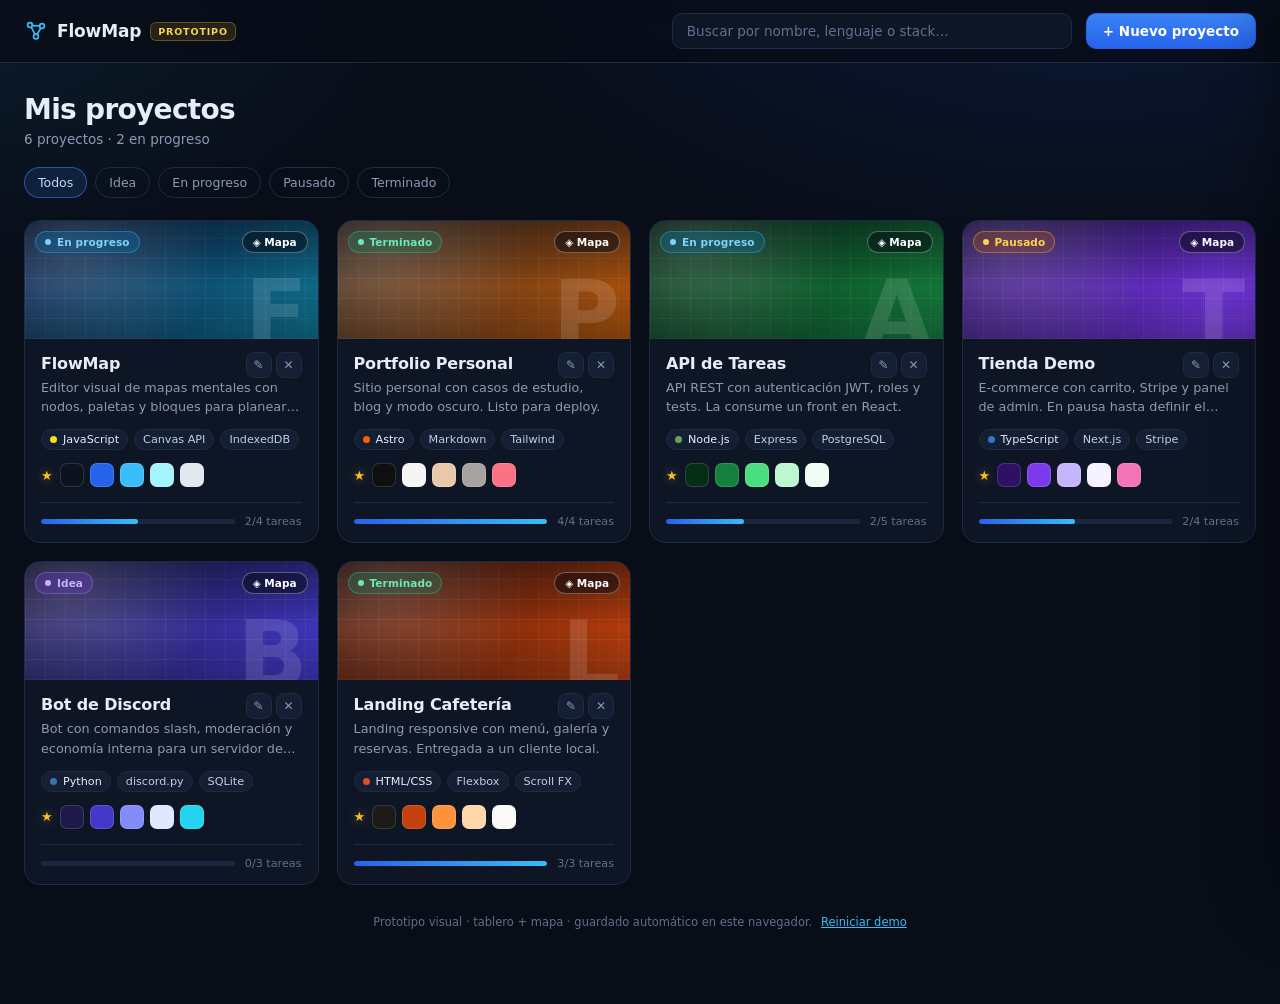
<file: index.html>
<!DOCTYPE html>
<html lang="es">
<head>
<meta charset="UTF-8">
<meta name="viewport" content="width=device-width, initial-scale=1.0">
<title>FlowMap — Prototipo visual</title>
<link rel="stylesheet" href="style.css?v=3">
</head>
<body>

<header class="topbar">
  <div class="brand">
    <svg width="24" height="24" viewBox="0 0 24 24" fill="none" stroke="currentColor" stroke-width="1.7" stroke-linecap="round">
      <circle cx="6" cy="6" r="2.4"/>
      <circle cx="18" cy="7" r="2.4"/>
      <circle cx="12" cy="17.5" r="2.4"/>
      <path d="M8.3 6.7 15.7 6.9M7.3 8.1l3.5 6.7M16.7 9.2l-3.3 5.8"/>
    </svg>
    FlowMap
    <span class="proto-badge">prototipo</span>
  </div>

  <div class="search">
    <input id="search" type="search" placeholder="Buscar por nombre, lenguaje o stack…" aria-label="Buscar proyectos">
  </div>

  <button id="newBtn" class="btn-primary">+ Nuevo proyecto</button>
</header>

<main>
  <section id="dashboardView">
    <div class="page-head">
      <div>
        <h1>Mis proyectos</h1>
        <p id="summary">Cargando…</p>
      </div>
    </div>

    <div class="filters" id="filters" role="tablist" aria-label="Filtrar por estado">
      <button class="filter active" data-filter="all">Todos</button>
      <button class="filter" data-filter="idea">Idea</button>
      <button class="filter" data-filter="progress">En progreso</button>
      <button class="filter" data-filter="paused">Pausado</button>
      <button class="filter" data-filter="done">Terminado</button>
    </div>

    <section class="grid" id="grid" aria-label="Proyectos"></section>

    <p class="proto-foot">Prototipo visual · tablero + mapa · guardado automático en este navegador. <button class="reset-demo" id="resetDemo" type="button">Reiniciar demo</button></p>
  </section>

  <section class="map-view" id="mapView" hidden>
    <div class="map-toolbar">
      <button class="btn-ghost btn-sm" id="mapBack">← Tablero</button>
      <div class="map-crumbs">
        <span>Mis proyectos</span>
        <span>/</span>
        <strong id="mapTitle">Proyecto</strong>
      </div>
      <span class="status progress" id="mapProgress">
        <span class="dot"></span>
        <span id="mapProgressText">0/0 tareas</span>
      </span>
      <div class="map-add">
        <span class="add-label">Añadir nube:</span>
        <button class="add-btn" data-add="task">✓ Tarea</button>
        <button class="add-btn" data-add="stage">◆ Etapa</button>
        <button class="add-btn" data-add="note">✎ Nota</button>
        <button class="add-btn" data-add="link">↗ Enlace</button>
        <button class="add-btn" data-add="palette">◐ Paleta</button>
        <button class="add-btn" data-add="image">▣ Imagen</button>
      </div>
    </div>

    <div class="link-banner" id="linkBanner" hidden>
      <span class="dot"></span>
      <span id="linkBannerText">Elige la nube con la que quieres conectar…</span>
      <button class="btn-ghost" id="linkCancel">Listo</button>
    </div>

    <div class="line-menu" id="lineMenu" hidden>
      <button id="lineDelete">🗑 Eliminar línea</button>
    </div>

    <div class="map-canvas" id="mapCanvas">
      <div class="map-surface" id="mapSurface"></div>
    </div>

    <p class="map-hint">Las nubes nuevas nacen en el centro y sueltas · usa <strong>↳</strong> para sacar varias líneas · clic en una línea para eliminarla · doble clic en una nube o el botón <strong>✎</strong> para editar su texto · en la paleta, <strong>★</strong> la lleva al tablero y <strong>×</strong> quita un color.</p>
  </section>
</main>

<div class="overlay" id="overlay"></div>
<aside class="drawer" id="drawer" aria-label="Detalle del proyecto"></aside>
<div class="toast" id="toast" role="status"></div>

<script src="script.js?v=3"></script>
</body>
</html>
</file>
<file: style.css>
:root {
    --bg: #080d18;
    --panel: #0e1626;
    --panel-2: #141f33;
    --border: #1e2b42;
    --border-hi: #2c3d5c;
    --text: #e6edf7;
    --muted: #8b9ab3;
    --dim: #5f708c;
    --accent: #3b82f6;
    --accent-2: #38bdf8;
    --radius: 16px;
  }

  * { box-sizing: border-box; }

  html { color-scheme: dark; }

  body {
    margin: 0;
    min-height: 100vh;
    font-family: system-ui, -apple-system, "Segoe UI", Roboto, Helvetica, Arial, sans-serif;
    color: var(--text);
    background:
      radial-gradient(1100px 600px at 85% -10%, rgba(37, 99, 235, .16), transparent 60%),
      radial-gradient(900px 500px at -5% 0%, rgba(56, 189, 248, .09), transparent 55%),
      var(--bg);
    background-attachment: fixed;
    -webkit-font-smoothing: antialiased;
  }

  button, input, select, textarea { font: inherit; }
  button { color: inherit; }

  /* ---------- Topbar ---------- */
  .topbar {
    position: sticky;
    top: 0;
    z-index: 20;
    display: flex;
    align-items: center;
    gap: 14px;
    padding: 13px 24px;
    background: rgba(8, 13, 24, .82);
    backdrop-filter: blur(12px);
    border-bottom: 1px solid var(--border);
  }

  .brand {
    display: flex;
    align-items: center;
    gap: 9px;
    font-size: 17px;
    font-weight: 700;
    letter-spacing: -.01em;
    white-space: nowrap;
  }

  .brand svg { color: var(--accent-2); flex: none; }

  .proto-badge {
    font-size: 9.5px;
    font-weight: 700;
    text-transform: uppercase;
    letter-spacing: .09em;
    padding: 3px 7px;
    border-radius: 6px;
    color: #fcd34d;
    background: rgba(251, 191, 36, .12);
    border: 1px solid rgba(251, 191, 36, .3);
  }

  .search {
    flex: 1;
    max-width: 400px;
    margin-left: auto;
  }

  .search input {
    width: 100%;
    padding: 9px 14px;
    border-radius: 10px;
    border: 1px solid var(--border);
    background: var(--panel);
    color: var(--text);
    font-size: 13.5px;
    outline: none;
    transition: border-color .18s, background .18s;
  }

  .search input::placeholder { color: var(--dim); }
  .search input:focus { border-color: var(--accent); background: var(--panel-2); }

  /* ---------- Buttons ---------- */
  .btn-primary {
    background: linear-gradient(180deg, #3b82f6, #2563eb);
    border: 1px solid #2563eb;
    color: #fff;
    font-weight: 600;
    font-size: 13.5px;
    padding: 9px 16px;
    border-radius: 10px;
    cursor: pointer;
    transition: filter .18s, transform .18s;
    white-space: nowrap;
  }
  .btn-primary:hover { filter: brightness(1.12); }
  .btn-primary:active { transform: translateY(1px); }

  .btn-ghost {
    background: transparent;
    border: 1px solid var(--border-hi);
    color: var(--text);
    font-size: 13.5px;
    padding: 9px 16px;
    border-radius: 10px;
    cursor: pointer;
    transition: background .18s, border-color .18s;
  }
  .btn-ghost:hover { background: var(--panel-2); border-color: #3d5170; }
  .btn-sm { padding: 7px 12px; font-size: 12.5px; }

  .btn-danger {
    color: #fca5a5;
    border-color: rgba(248, 113, 113, .38);
  }
  .btn-danger:hover {
    background: rgba(248, 113, 113, .12);
    border-color: rgba(248, 113, 113, .6);
  }

  .icon-btn {
    width: 32px;
    height: 32px;
    display: grid;
    place-items: center;
    border-radius: 50%;
    border: 1px solid rgba(255, 255, 255, .22);
    background: rgba(4, 8, 16, .42);
    color: #fff;
    font-size: 13px;
    cursor: pointer;
    transition: background .18s;
  }
  .icon-btn:hover { background: rgba(4, 8, 16, .7); }

  /* ---------- Page ---------- */
  main {
    max-width: 1280px;
    margin: 0 auto;
    padding: 30px 24px 64px;
  }

  .page-head {
    display: flex;
    align-items: flex-end;
    justify-content: space-between;
    gap: 16px;
    flex-wrap: wrap;
    margin-bottom: 20px;
  }

  .page-head h1 {
    margin: 0 0 5px;
    font-size: 28px;
    font-weight: 750;
    letter-spacing: -.025em;
  }

  .page-head p {
    margin: 0;
    font-size: 13.5px;
    color: var(--muted);
  }

  .hint { font-size: 11.5px; color: var(--dim); }

  /* ---------- Filters ---------- */
  .filters {
    display: flex;
    flex-wrap: wrap;
    gap: 8px;
    margin-bottom: 22px;
  }

  .filter {
    padding: 7px 13px;
    border-radius: 999px;
    border: 1px solid var(--border);
    background: transparent;
    color: var(--muted);
    font-size: 12.5px;
    cursor: pointer;
    transition: all .18s;
  }
  .filter:hover { border-color: var(--border-hi); color: var(--text); }
  .filter.active {
    color: #bfdbfe;
    border-color: rgba(59, 130, 246, .55);
    background: rgba(59, 130, 246, .14);
  }

  /* ---------- Grid / cards ---------- */
  .grid {
    display: grid;
    grid-template-columns: repeat(auto-fill, minmax(292px, 1fr));
    gap: 18px;
  }

  .card {
    position: relative;
    background: var(--panel);
    border: 1px solid var(--border);
    border-radius: var(--radius);
    overflow: hidden;
    cursor: pointer;
    animation: pop .42s cubic-bezier(.2, .7, .2, 1) backwards;
    transition: transform .22s, border-color .22s, box-shadow .22s;
  }

  @keyframes pop {
    from { opacity: 0; transform: translateY(10px); }
    to   { opacity: 1; transform: none; }
  }

  .card:hover {
    transform: translateY(-3px);
    border-color: var(--border-hi);
    box-shadow: 0 16px 36px rgba(0, 0, 0, .42);
  }

  .card:focus-visible {
    outline: 2px solid var(--accent);
    outline-offset: 2px;
  }

  .cover {
    position: relative;
    height: 118px;
    overflow: hidden;
  }

  .cover::before {
    content: "";
    position: absolute;
    inset: 0;
    background:
      radial-gradient(circle at 15% 15%, rgba(255, 255, 255, .22), transparent 55%),
      repeating-linear-gradient(0deg, rgba(255, 255, 255, .06) 0 1px, transparent 1px 20px),
      repeating-linear-gradient(90deg, rgba(255, 255, 255, .06) 0 1px, transparent 1px 20px);
  }

  .cover::after {
    content: "";
    position: absolute;
    inset: 0;
    background: linear-gradient(180deg, rgba(4, 8, 16, .42), transparent 55%, rgba(4, 8, 16, .3));
  }

  .cover-initial {
    position: absolute;
    right: 10px;
    bottom: -22px;
    z-index: 1;
    font-size: 92px;
    font-weight: 800;
    line-height: 1;
    color: rgba(255, 255, 255, .13);
    user-select: none;
  }

  .card .status {
    position: absolute;
    top: 10px;
    left: 10px;
    z-index: 2;
  }

  .card-map-btn {
    position: absolute;
    top: 10px;
    right: 10px;
    z-index: 2;
    display: inline-flex;
    align-items: center;
    gap: 5px;
    padding: 4px 10px;
    border-radius: 999px;
    border: 1px solid rgba(255, 255, 255, .3);
    background: rgba(4, 8, 16, .46);
    backdrop-filter: blur(6px);
    color: #fff;
    font-size: 10.5px;
    font-weight: 650;
    cursor: pointer;
    transition: background .18s, transform .18s;
  }
  .card-map-btn:hover { background: rgba(4, 8, 16, .8); transform: scale(1.05); }

  .status {
    display: inline-flex;
    align-items: center;
    gap: 6px;
    font-size: 10.5px;
    font-weight: 650;
    letter-spacing: .01em;
    padding: 4px 9px;
    border-radius: 999px;
    backdrop-filter: blur(6px);
    white-space: nowrap;
  }
  .status .dot { width: 6px; height: 6px; border-radius: 50%; background: currentColor; }
  .status.idea     { color: #c4b5fd; background: rgba(124, 58, 237, .24); border: 1px solid rgba(167, 139, 250, .35); }
  .status.progress { color: #7dd3fc; background: rgba(2, 132, 199, .24); border: 1px solid rgba(56, 189, 248, .35); }
  .status.paused   { color: #fcd34d; background: rgba(180, 83, 9, .28); border: 1px solid rgba(251, 191, 36, .38); }
  .status.done     { color: #6ee7b7; background: rgba(5, 150, 105, .24); border: 1px solid rgba(52, 211, 153, .35); }

  .card-body { padding: 15px 16px 14px; }

  .card-title {
    margin: 0 0 5px;
    font-size: 16px;
    font-weight: 680;
    letter-spacing: -.01em;
  }

  .card-title-row {
    display: flex;
    align-items: flex-start;
    justify-content: space-between;
    gap: 8px;
  }

  .card-title-row .card-title {
    margin-bottom: 5px;
    min-width: 0;
  }

  .card-actions {
    display: flex;
    gap: 4px;
    flex: none;
    margin-top: -2px;
  }

  .card-action {
    width: 26px;
    height: 26px;
    display: grid;
    place-items: center;
    padding: 0;
    border-radius: 8px;
    border: 1px solid var(--border);
    background: var(--panel-2);
    color: var(--muted);
    font-size: 12px;
    line-height: 1;
    cursor: pointer;
    transition: background .16s, color .16s, border-color .16s, transform .16s;
  }

  .card-action:hover {
    color: var(--text);
    border-color: var(--border-hi);
    background: #1b2942;
    transform: translateY(-1px);
  }

  .card-action-danger:hover {
    color: #fca5a5;
    border-color: rgba(248, 113, 113, .5);
    background: rgba(248, 113, 113, .12);
  }

  .card-desc {
    margin: 0 0 13px;
    font-size: 12.8px;
    line-height: 1.5;
    color: var(--muted);
    display: -webkit-box;
    -webkit-line-clamp: 2;
    -webkit-box-orient: vertical;
    overflow: hidden;
    min-height: 38px;
  }

  .chips {
    display: flex;
    flex-wrap: wrap;
    gap: 6px;
  }

  .chip {
    display: inline-flex;
    align-items: center;
    font-size: 11.2px;
    padding: 3px 8px;
    border-radius: 999px;
    background: var(--panel-2);
    border: 1px solid var(--border);
    color: #c2cee0;
    white-space: nowrap;
  }

  .chip-lang { color: #e6edf7; }
  .lang-dot {
    width: 7px;
    height: 7px;
    border-radius: 50%;
    display: inline-block;
    margin-right: 6px;
    flex: none;
  }

  .card .chips { margin-bottom: 13px; }

  .palette {
    display: flex;
    align-items: center;
    gap: 6px;
    flex-wrap: wrap;
    margin-bottom: 15px;
  }

  .palette-fav {
    margin-right: 1px;
    color: #fbbf24;
    font-size: 13px;
    line-height: 1;
    filter: drop-shadow(0 0 5px rgba(251, 191, 36, .45));
  }

  .swatch {
    width: 24px;
    height: 24px;
    padding: 0;
    border-radius: 7px;
    border: 1px solid rgba(255, 255, 255, .14);
    cursor: pointer;
    transition: transform .15s, box-shadow .15s;
  }
  .swatch:hover { transform: scale(1.18); box-shadow: 0 0 0 2px rgba(56, 189, 248, .45); }

  .card-foot {
    display: flex;
    align-items: center;
    gap: 10px;
    padding-top: 12px;
    border-top: 1px solid var(--border);
  }

  .task-progress {
    flex: 1;
    height: 5px;
    border-radius: 99px;
    background: #1b2740;
    overflow: hidden;
  }
  .task-progress span {
    display: block;
    height: 100%;
    border-radius: 99px;
    background: linear-gradient(90deg, #2563eb, #38bdf8);
    transition: width .3s;
  }

  .card-foot small {
    font-size: 11.2px;
    color: var(--dim);
    white-space: nowrap;
    font-variant-numeric: tabular-nums;
  }

  /* ---------- Empty state ---------- */
  .empty {
    grid-column: 1 / -1;
    padding: 60px 20px;
    text-align: center;
    color: var(--dim);
    font-size: 14px;
    border: 1px dashed var(--border-hi);
    border-radius: var(--radius);
  }

  .proto-foot {
    margin-top: 30px;
    text-align: center;
    font-size: 11.5px;
    color: var(--dim);
  }

  .reset-demo {
    margin-left: 5px;
    padding: 0;
    border: none;
    background: none;
    color: var(--accent-2);
    font: inherit;
    text-decoration: underline;
    cursor: pointer;
  }
  .reset-demo:hover { color: #fff; }

  /* ---------- Drawer ---------- */
  .overlay {
    position: fixed;
    inset: 0;
    z-index: 50;
    background: rgba(3, 7, 15, .62);
    backdrop-filter: blur(2px);
    opacity: 0;
    pointer-events: none;
    transition: opacity .28s;
  }
  .overlay.show { opacity: 1; pointer-events: auto; }

  .drawer {
    position: fixed;
    top: 0;
    right: 0;
    bottom: 0;
    z-index: 60;
    width: min(440px, 100vw);
    background: var(--panel);
    border-left: 1px solid var(--border);
    transform: translateX(105%);
    transition: transform .32s cubic-bezier(.22, .8, .25, 1);
    overflow-y: auto;
    box-shadow: -24px 0 60px rgba(0, 0, 0, .45);
  }
  .drawer.open { transform: none; }

  body.lock { overflow: hidden; }

  .drawer-head {
    position: relative;
    display: flex;
    align-items: flex-end;
    min-height: 132px;
    padding: 16px;
    flex: none;
  }

  .drawer-head .icon-btn { position: absolute; top: 12px; right: 12px; }

  .drawer-initial {
    font-size: 84px;
    font-weight: 800;
    line-height: .85;
    color: rgba(255, 255, 255, .16);
    user-select: none;
  }

  .drawer-head::after {
    content: "";
    position: absolute;
    inset: 0;
    background:
      radial-gradient(circle at 18% 20%, rgba(255, 255, 255, .2), transparent 55%),
      repeating-linear-gradient(0deg, rgba(255, 255, 255, .05) 0 1px, transparent 1px 22px),
      repeating-linear-gradient(90deg, rgba(255, 255, 255, .05) 0 1px, transparent 1px 22px);
    pointer-events: none;
  }

  .drawer-initial { position: relative; z-index: 1; }

  .drawer-body { padding: 20px 20px 34px; }

  .drawer-title-row {
    display: flex;
    align-items: flex-start;
    justify-content: space-between;
    gap: 12px;
    margin-bottom: 10px;
  }

  .drawer-title-row h2 {
    margin: 0;
    font-size: 21px;
    font-weight: 720;
    letter-spacing: -.02em;
    line-height: 1.25;
  }

  .drawer-desc {
    margin: 0 0 4px;
    font-size: 13.5px;
    line-height: 1.6;
    color: var(--muted);
  }

  .section { margin-top: 22px; }

  .section h3 {
    margin: 0 0 10px;
    font-size: 10.8px;
    font-weight: 700;
    text-transform: uppercase;
    letter-spacing: .09em;
    color: var(--dim);
  }

  .section-count {
    margin-left: 6px;
    text-transform: none;
    letter-spacing: 0;
    font-size: 11.5px;
    color: var(--muted);
    font-weight: 600;
  }

  .palette-big {
    display: flex;
    flex-wrap: wrap;
    gap: 10px;
  }

  .palette-item {
    display: flex;
    flex-direction: column;
    align-items: center;
    gap: 6px;
    padding: 0;
    background: none;
    border: none;
    cursor: pointer;
  }

  .swatch-big {
    width: 46px;
    height: 46px;
    border-radius: 10px;
    border: 1px solid rgba(255, 255, 255, .14);
    transition: transform .15s, box-shadow .15s;
  }
  .palette-item:hover .swatch-big {
    transform: translateY(-2px);
    box-shadow: 0 0 0 2px rgba(56, 189, 248, .5);
  }

  .palette-item code {
    font-family: ui-monospace, "Cascadia Code", Consolas, monospace;
    font-size: 10.5px;
    color: var(--dim);
    text-transform: uppercase;
  }

  .links { display: flex; flex-wrap: wrap; gap: 8px; }

  .tasks {
    list-style: none;
    margin: 0;
    padding: 0;
    display: flex;
    flex-direction: column;
    gap: 6px;
  }

  .task {
    display: flex;
    align-items: flex-start;
    gap: 10px;
    padding: 10px 12px;
    border-radius: 10px;
    border: 1px solid var(--border);
    background: var(--panel-2);
    font-size: 13px;
    line-height: 1.4;
    cursor: pointer;
    transition: border-color .18s, background .18s;
  }
  .task:hover { border-color: var(--border-hi); }

  .task input {
    margin: 2px 0 0;
    accent-color: var(--accent);
    width: 15px;
    height: 15px;
    flex: none;
    cursor: pointer;
  }

  .task.is-done span {
    color: var(--dim);
    text-decoration: line-through;
  }

  .proto-note {
    margin: 26px 0 0;
    font-size: 11px;
    color: var(--dim);
    text-align: center;
    border-top: 1px dashed var(--border);
    padding-top: 16px;
  }

  /* ---------- Form ---------- */
  .form-head {
    display: block;
    min-height: 0;
    padding: 20px;
    background: var(--panel-2);
    border-bottom: 1px solid var(--border);
  }

  .form-head h2 {
    margin: 0 0 4px;
    font-size: 19px;
    font-weight: 720;
    letter-spacing: -.02em;
  }

  .form-head p { margin: 0; font-size: 12.5px; color: var(--muted); }
  .form-head::after { display: none; }

  .field {
    display: flex;
    flex-direction: column;
    gap: 7px;
    margin-bottom: 15px;
  }

  .field > span {
    font-size: 11.5px;
    font-weight: 650;
    color: var(--muted);
    letter-spacing: .015em;
  }

  .field input,
  .field select,
  .field textarea {
    width: 100%;
    padding: 9px 12px;
    border-radius: 10px;
    border: 1px solid var(--border);
    background: var(--panel-2);
    color: var(--text);
    font-size: 13.5px;
    outline: none;
    transition: border-color .18s, background .18s;
    resize: vertical;
  }

  .field input::placeholder,
  .field textarea::placeholder { color: var(--dim); }

  .field input:focus,
  .field select:focus,
  .field textarea:focus { border-color: var(--accent); background: #17233a; }

  .row2 {
    display: grid;
    grid-template-columns: 1fr 1fr;
    gap: 12px;
  }

  .row2 .field { margin-bottom: 15px; }

  .palette-form {
    display: flex;
    gap: 8px;
    flex-wrap: wrap;
  }

  .palette-form input[type="color"] {
    width: 46px;
    height: 42px;
    padding: 0;
    border: 1px solid var(--border-hi);
    border-radius: 10px;
    background: transparent;
    cursor: pointer;
  }

  .palette-form input[type="color"]::-webkit-color-swatch-wrapper { padding: 3px; }
  .palette-form input[type="color"]::-webkit-color-swatch { border: none; border-radius: 7px; }

  .form-actions {
    display: flex;
    justify-content: flex-end;
    gap: 10px;
    margin-top: 22px;
  }

  /* ---------- Toast ---------- */
  .toast {
    position: fixed;
    left: 50%;
    bottom: 26px;
    z-index: 100;
    transform: translate(-50%, 14px);
    padding: 10px 16px;
    border-radius: 10px;
    border: 1px solid var(--border-hi);
    background: #16233a;
    color: var(--text);
    font-size: 12.5px;
    box-shadow: 0 14px 34px rgba(0, 0, 0, .5);
    opacity: 0;
    pointer-events: none;
    transition: opacity .22s, transform .22s;
    max-width: calc(100vw - 40px);
  }
  .toast.show { opacity: 1; transform: translate(-50%, 0); }

  /* ---------- Vista Mapa ---------- */
  .map-view {
    display: flex;
    flex-direction: column;
    height: calc(100vh - 92px);
  }
  .map-view[hidden] { display: none; }

  .map-toolbar {
    display: flex;
    align-items: center;
    gap: 10px;
    flex-wrap: wrap;
    margin-bottom: 12px;
  }

  .map-crumbs {
    display: flex;
    align-items: center;
    gap: 7px;
    font-size: 13px;
    color: var(--muted);
  }
  .map-crumbs strong { color: var(--text); font-weight: 650; }

  .map-add {
    display: flex;
    align-items: center;
    gap: 6px;
    margin-left: auto;
    flex-wrap: wrap;
  }
  .add-label { font-size: 11.5px; color: var(--dim); }

  .add-btn {
    display: inline-flex;
    align-items: center;
    gap: 5px;
    padding: 6px 10px;
    border-radius: 8px;
    border: 1px solid var(--border-hi);
    background: var(--panel);
    color: #cbd5e1;
    font-size: 11.5px;
    cursor: pointer;
    transition: .15s;
    white-space: nowrap;
  }
  .add-btn:hover { border-color: var(--accent); background: var(--panel-2); color: #fff; }

  .map-canvas {
    position: relative;
    flex: 1;
    min-height: 380px;
    overflow: auto;
    border: 1px solid var(--border);
    border-radius: 16px;
    background-color: rgba(8, 13, 24, .55);
    background-image: radial-gradient(circle, rgba(148, 163, 184, .16) 1px, transparent 1px);
    background-size: 24px 24px;
  }

  .map-surface { position: relative; width: 1400px; height: 860px; }
  .node, .map-root { touch-action: none; }

  .map-lines {
    position: absolute;
    inset: 0;
    width: 100%;
    height: 100%;
    pointer-events: none;
    z-index: 0;
    overflow: visible;
  }

  .map-edge { pointer-events: none; }

  .map-line-hit {
    fill: none;
    stroke: transparent;
    stroke-width: 16;
    pointer-events: stroke;
    cursor: pointer;
  }

  .map-line {
    fill: none;
    stroke: rgba(148, 163, 184, .3);
    stroke-width: 1.4;
    transition: stroke .15s, stroke-width .15s;
  }

  .map-edge:hover .map-line { stroke: rgba(56, 189, 248, .75); }
  .map-line.is-selected { stroke: #38bdf8; stroke-width: 2.6; }

  .line-menu {
    position: fixed;
    z-index: 60;
    display: flex;
    align-items: center;
    padding: 4px;
    border-radius: 10px;
    border: 1px solid rgba(248, 113, 113, .4);
    background: rgba(9, 15, 27, .97);
    box-shadow: 0 14px 34px rgba(0, 0, 0, .55);
    animation: node-in .14s ease;
  }
  .line-menu[hidden] { display: none; }
  .line-menu button {
    display: inline-flex;
    align-items: center;
    gap: 6px;
    padding: 7px 12px;
    border: none;
    border-radius: 7px;
    background: transparent;
    color: #fca5a5;
    font-size: 12px;
    font-weight: 600;
    cursor: pointer;
    white-space: nowrap;
  }
  .line-menu button:hover { background: rgba(239, 68, 68, .16); color: #fecaca; }

  .map-root {
    position: absolute;
    z-index: 3;
    width: 210px;
    padding: 14px 16px;
    border-radius: 20px;
    color: #fff;
    cursor: grab;
    user-select: none;
    border: 1px solid rgba(255, 255, 255, .24);
    box-shadow: 0 16px 34px rgba(0, 0, 0, .45);
    transition: box-shadow .18s;
  }
  .map-root::before {
    content: "";
    position: absolute;
    inset: 0;
    border-radius: inherit;
    background:
      repeating-linear-gradient(0deg, rgba(255, 255, 255, .06) 0 1px, transparent 1px 18px),
      repeating-linear-gradient(90deg, rgba(255, 255, 255, .06) 0 1px, transparent 1px 18px);
    pointer-events: none;
  }
  .map-root .root-badge {
    position: relative;
    z-index: 1;
    font-size: 9px;
    font-weight: 700;
    letter-spacing: .1em;
    text-transform: uppercase;
    opacity: .85;
  }
  .map-root strong {
    position: relative;
    z-index: 1;
    display: block;
    margin: 4px 0 9px;
    font-size: 17px;
    line-height: 1.2;
    letter-spacing: -.01em;
  }
  .map-root .root-stats {
    position: relative;
    z-index: 1;
    display: inline-flex;
    padding: 3px 9px;
    border-radius: 999px;
    background: rgba(2, 6, 14, .32);
    font-size: 11px;
    font-weight: 600;
  }
  .map-root.dragging { cursor: grabbing; box-shadow: 0 22px 46px rgba(0, 0, 0, .55); }
  .map-root .root-link-btn {
    position: absolute;
    top: 8px;
    right: 8px;
    z-index: 2;
  }
  .map-root:hover .root-link-btn { opacity: 1; }

  .node {
    position: absolute;
    z-index: 2;
    width: 220px;
    padding: 9px 12px 12px;
    border-radius: 18px;
    background: var(--panel);
    border: 1px solid var(--border-hi);
    border-left-width: 3px;
    box-shadow: 0 10px 26px rgba(0, 0, 0, .32);
    cursor: grab;
    user-select: none;
    transition: box-shadow .18s, border-color .18s;
    animation: node-in .3s ease backwards;
  }

  @keyframes node-in {
    from { opacity: 0; transform: scale(.94); }
    to   { opacity: 1; transform: none; }
  }

  .node:hover { box-shadow: 0 14px 32px rgba(0, 0, 0, .44); border-color: #3d5170; }
  .node.dragging { cursor: grabbing; box-shadow: 0 20px 44px rgba(0, 0, 0, .55); z-index: 6; }
  .node.is-floating { border-style: dashed; }
  .node.is-floating .node-link-btn { opacity: 1; color: #38bdf8; }

  .node-task { border-left-color: #34d399; }
  .node-note { border-left-color: #fbbf24; }
  .node-link { border-left-color: #38bdf8; }
  .node-palette { border-left-color: #a78bfa; }
  .node-image { border-left-color: #fb7185; }
  .node-stage { border-left-color: #60a5fa; }

  .node-top {
    display: flex;
    align-items: center;
    justify-content: space-between;
    gap: 8px;
    margin-bottom: 8px;
  }

  .node-tag {
    font-size: 9.5px;
    font-weight: 700;
    letter-spacing: .08em;
    text-transform: uppercase;
    color: var(--dim);
  }
  .node-task .node-tag { color: #6ee7b7; }
  .node-note .node-tag { color: #fcd34d; }
  .node-link .node-tag { color: #7dd3fc; }
  .node-palette .node-tag { color: #c4b5fd; }
  .node-image .node-tag { color: #fda4af; }
  .node-stage .node-tag { color: #93c5fd; }

  .node-actions { display: flex; align-items: center; gap: 2px; }

  .node-del, .node-link-btn, .node-fav, .node-edit {
    width: 20px;
    height: 20px;
    display: grid;
    place-items: center;
    border: none;
    border-radius: 6px;
    background: transparent;
    color: var(--dim);
    font-size: 14px;
    line-height: 1;
    cursor: pointer;
    opacity: .4;
    transition: .15s;
    flex: none;
  }
  .node:hover .node-del, .node:hover .node-link-btn, .node:hover .node-fav, .node:hover .node-edit { opacity: 1; }
  .node-del:hover { background: rgba(239, 68, 68, .16); color: #f87171; }
  .node-link-btn:hover { background: rgba(56, 189, 248, .16); color: #7dd3fc; }
  .node-fav:hover { background: rgba(251, 191, 36, .16); color: #fcd34d; }
  .node-edit:hover { background: rgba(167, 139, 250, .16); color: #c4b5fd; }
  .node-fav.is-on { opacity: 1; color: #fbbf24; }
  .node-palette.is-favorite {
    border-left-color: #fbbf24;
    box-shadow: 0 0 0 1px rgba(251, 191, 36, .22), 0 10px 26px rgba(0, 0, 0, .32);
  }

  .stage-meta {
    display: inline-flex;
    margin-top: 9px;
    padding: 2px 8px;
    border-radius: 999px;
    border: 1px solid var(--border);
    background: var(--panel-2);
    color: var(--dim);
    font-size: 10.5px;
    font-weight: 600;
  }

  .node-text {
    display: block;
    font-size: 13px;
    line-height: 1.45;
    color: var(--text);
    border-radius: 6px;
    outline: none;
  }
  .node-text.done { color: var(--dim); text-decoration: line-through; }
  .node-text[contenteditable="true"] {
    background: #0a1322;
    box-shadow: 0 0 0 1px var(--accent);
    padding: 2px 5px;
    margin: -2px -5px;
  }

  .node-task .task-row { display: flex; align-items: flex-start; gap: 9px; }
  .node-task input {
    width: 15px;
    height: 15px;
    margin: 2px 0 0;
    accent-color: #34d399;
    cursor: pointer;
    flex: none;
  }

  .node-link .node-url {
    display: flex;
    align-items: center;
    gap: 5px;
    margin-top: 7px;
    font-size: 10.5px;
    color: var(--dim);
    word-break: break-all;
  }

  .node-palette .swatch-row { display: flex; gap: 6px; flex-wrap: wrap; }
  .node-palette .swatch-mini {
    position: relative;
    width: 30px;
    height: 30px;
    padding: 0;
    border-radius: 8px;
    border: 1px solid rgba(255, 255, 255, .14);
    overflow: hidden;
    transition: transform .15s, box-shadow .15s;
  }
  .node-palette .swatch-mini:hover {
    transform: translateY(-2px);
    box-shadow: 0 4px 10px rgba(0, 0, 0, .4);
  }
  .node-palette .swatch-mini input {
    position: absolute;
    inset: 0;
    width: 100%;
    height: 100%;
    padding: 0;
    border: none;
    opacity: 0;
    cursor: pointer;
  }
  .node-palette .swatch-del {
    position: absolute;
    top: 2px;
    right: 2px;
    z-index: 2;
    width: 15px;
    height: 15px;
    display: grid;
    place-items: center;
    padding: 0;
    border: none;
    border-radius: 50%;
    background: rgba(3, 7, 15, .78);
    color: #fca5a5;
    font-size: 12px;
    line-height: 1;
    cursor: pointer;
    opacity: 0;
    pointer-events: none;
    transition: opacity .15s, background .15s, color .15s;
  }
  .node-palette .swatch-mini:hover .swatch-del {
    opacity: 1;
    pointer-events: auto;
  }
  .node-palette .swatch-del:hover {
    background: #ef4444;
    color: #fff;
  }

  @media (hover: none) {
    .node-palette .swatch-del { opacity: 1; pointer-events: auto; }
  }
  .node-palette .swatch-add {
    width: 30px;
    height: 30px;
    padding: 0;
    border-radius: 8px;
    border: 1px dashed var(--border-hi);
    background: transparent;
    color: var(--dim);
    font-size: 17px;
    line-height: 1;
    cursor: pointer;
    transition: .15s;
  }
  .node-palette .swatch-add:hover {
    border-color: var(--accent);
    color: #fff;
    background: rgba(59, 130, 246, .12);
  }

  .node-image .img-box {
    position: relative;
    height: 92px;
    border-radius: 10px;
    border: 1px dashed #334155;
    background: #0b1322;
    display: grid;
    place-items: center;
    overflow: hidden;
  }
  .node-image .img-box.has-image { border-style: solid; }
  .node-image .img-box img {
    position: absolute;
    inset: 0;
    width: 100%;
    height: 100%;
    object-fit: cover;
  }
  .node-image .img-box label {
    position: relative;
    z-index: 1;
    padding: 8px;
    font-size: 10.5px;
    color: var(--dim);
    text-align: center;
    cursor: pointer;
    line-height: 1.35;
  }
  .node-image .img-box.has-image label {
    position: absolute;
    inset: auto 0 0 0;
    padding: 14px 6px 5px;
    background: linear-gradient(transparent, rgba(3, 7, 15, .85));
    color: #cbd5e1;
    font-size: 9.5px;
    opacity: 0;
    transition: .18s;
  }
  .node-image .img-box.has-image:hover label { opacity: 1; }

  .detail-actions {
    display: flex;
    gap: 8px;
    margin-top: 9px;
  }

  .detail-actions .btn-ghost { flex: 1; }

  .form-hint { margin: 0 0 15px; }

  .map-cta {
    width: 100%;
    margin-top: 14px;
    display: inline-flex;
    align-items: center;
    justify-content: center;
    gap: 8px;
  }

  .map-hint {
    margin: 9px 0 0;
    text-align: center;
    font-size: 11.5px;
    color: var(--dim);
  }

  .map-empty {
    position: absolute;
    left: 400px;
    top: 280px;
    padding: 14px 18px;
    border: 1px dashed var(--border-hi);
    border-radius: 12px;
    color: var(--dim);
    font-size: 13px;
  }

  body.linking .node,
  body.linking .map-root { cursor: crosshair; }
  body.linking .node:hover,
  body.linking .map-root:hover {
    border-color: var(--accent);
    box-shadow: 0 0 0 2px rgba(59, 130, 246, .55), 0 14px 32px rgba(0, 0, 0, .44);
  }

  .node.link-source,
  body.linking .node.link-source:hover {
    border-color: var(--accent-2);
    box-shadow: 0 0 0 2px rgba(56, 189, 248, .7), 0 14px 32px rgba(0, 0, 0, .44);
  }

  .link-preview {
    fill: none;
    stroke: #38bdf8;
    stroke-width: 1.8;
    stroke-dasharray: 5 5;
    pointer-events: none;
  }

  .link-banner {
    display: flex;
    align-items: center;
    gap: 10px;
    margin-bottom: 10px;
    padding: 8px 12px;
    border-radius: 10px;
    border: 1px solid rgba(56, 189, 248, .4);
    background: rgba(14, 116, 144, .16);
    color: #bae6fd;
    font-size: 12.5px;
  }
  .link-banner[hidden] { display: none; }
  .link-banner .dot {
    width: 7px;
    height: 7px;
    border-radius: 50%;
    background: #38bdf8;
    flex: none;
  }
  .link-banner span { flex: 1; }
  .link-banner .btn-ghost { padding: 5px 10px; font-size: 11.5px; }
  .link-banner [hidden] { display: none; }

  body.map-mode main { max-width: none; padding: 16px 20px 18px; }
  body.map-mode .search,
  body.map-mode #newBtn { display: none; }

  /* ---------- Responsive ---------- */
  @media (max-width: 720px) {
    .topbar { flex-wrap: wrap; padding: 12px 16px; }
    .search { order: 3; flex-basis: 100%; max-width: none; margin-left: 0; }
    main { padding: 22px 16px 50px; }
    .page-head h1 { font-size: 23px; }
    .row2 { grid-template-columns: 1fr; gap: 0; }
    .map-add { margin-left: 0; }
    body.map-mode main { padding: 12px 12px 14px; }
    .map-view { height: calc(100vh - 84px); }
    .map-toolbar { gap: 8px; }
  }

  @media (max-width: 480px) {
    .grid { grid-template-columns: 1fr; }
    .drawer { width: 100vw; }
  }
</file>
